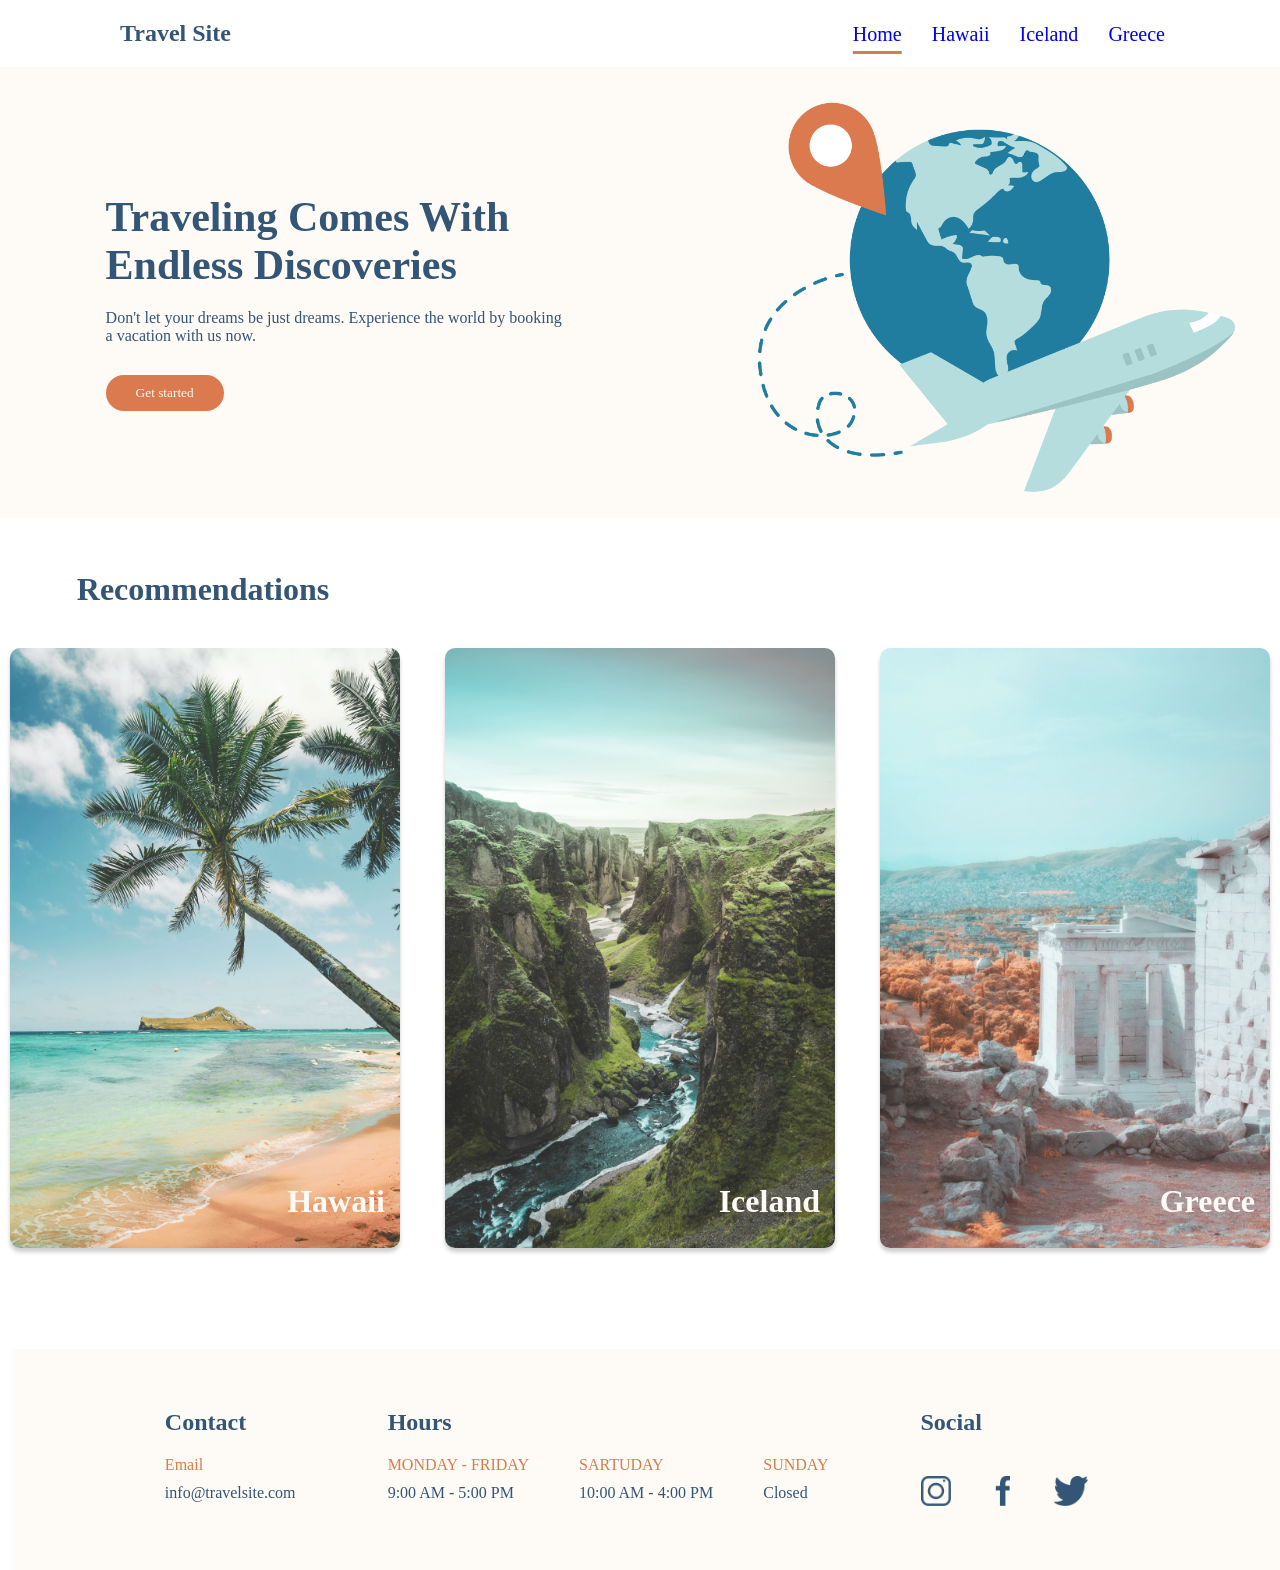
<file: index.html>
<!DOCTYPE html>
<html lang="en">
<head>
    <meta charset="UTF-8">
    <meta name="viewport" content="width=device-width, initial-scale=1.0">
    <title>Travel Site</title>
    <link rel="stylesheet" href="/css/global.css">
    <link rel="stylesheet" href="/css/main.css">
</head>
<body>
    <header>
        <nav class="nav">
            <a href="./index.html"><h1 class="nav__title">Travel Site</h1></a>
            <ul class="nav__link">
                <a href="index.html"><li class="nav__list nav__list--active">Home</li></a>
                <a href="./pages/hawaii.html"><li class="nav__list">Hawaii</li></a>
                <a href="./pages/iceland.html"><li class="nav__list">Iceland</li></a>
                <a href="./pages/greece.html"><li class="nav__list">Greece</li></a>
            </ul>
        </nav>
        <div class="hero">
            <section class="hero__section">
                <h2 class="hero__slogan">Traveling Comes With Endless Discoveries</h2>
                <p class="hero__description">Don't let your dreams be just dreams. Experience the world by booking a vacation with us now.</p>
                <button class="hero__button" onclick="" type="button">Get started</button>
            </section>
            <aside class="hero__aside">
                <img class="hero__aside-img" src="./assets/Images/hero.png" alt="plane around the world">
            </aside>
        </div>
    </header>
    <main class="main">
        <h3 class="main__headtitle">Recommendations</h3>
        <div class="cards">
            <div class="card">
                <a href="./pages/hawaii.html"><img class="card__img" src="./assets/Images/hawaii.jpg" alt="image from Hawaii beach"></a>
                <h3 class="card__title">Hawaii</h3>
            </div>
            <div class="card">
                <a href="./pages/iceland.html"><img class="card__img" src="./assets/Images/iceland.jpg" alt="river and montain from Iceland"></a>
                <h3 class="card__title">Iceland</h3>
            </div>
            <div class="card">
                <a href="./pages/greece.html"><img class="card__img" src="./assets/Images/greece.jpg" alt="image from gree"></a>
                <h3 class="card__title">Greece</h3>
            </div>
        </div>
    </main>
    <footer class="footer">
        <div>
            <h3 class="footer__title">Contact</h3>
            <p class="footer__subtitle">Email</p>
            <a href="mailto:info@travelsite.com"><p class="footer__email">info@travelsite.com</p></a>
        </div>
        <div>
            <h3 class="footer__title">Hours</h3>
            <div class="footer__schedule">
                <div>
                    <p class="footer__subtitle">MONDAY - FRIDAY</p>
                    <time class="footer__time">9:00 AM - 5:00 PM</time>
                </div>
                <div>
                    <p class="footer__subtitle">SARTUDAY</p>
                    <time class="footer__time">10:00 AM - 4:00 PM</time>
                </div>
                <div> 
                    <p class="footer__subtitle">SUNDAY<p>
                    <p class="footer__time">Closed</p>
                </div>
            </div>
        </div>
        <div>
            <h3 class="footer__title">Social</h3>
            <a href="https://www.instagram.com/"><img class="footer__svg" src="./assets/Icons/icon-instagram.png" alt="instagram logo"></a>
            <a href="https://www.facebook.com/"><img class="footer__svg" src="./assets/Icons/icon-facebook.png" alt="facebook logo"></a>
            <a href="https://twitter.com/"><img class="footer__svg" src="./assets/Icons/icon-twitter.png" alt="twitter logo"></a>    
        </div>
    </footer>
</body>
</html>
</file>
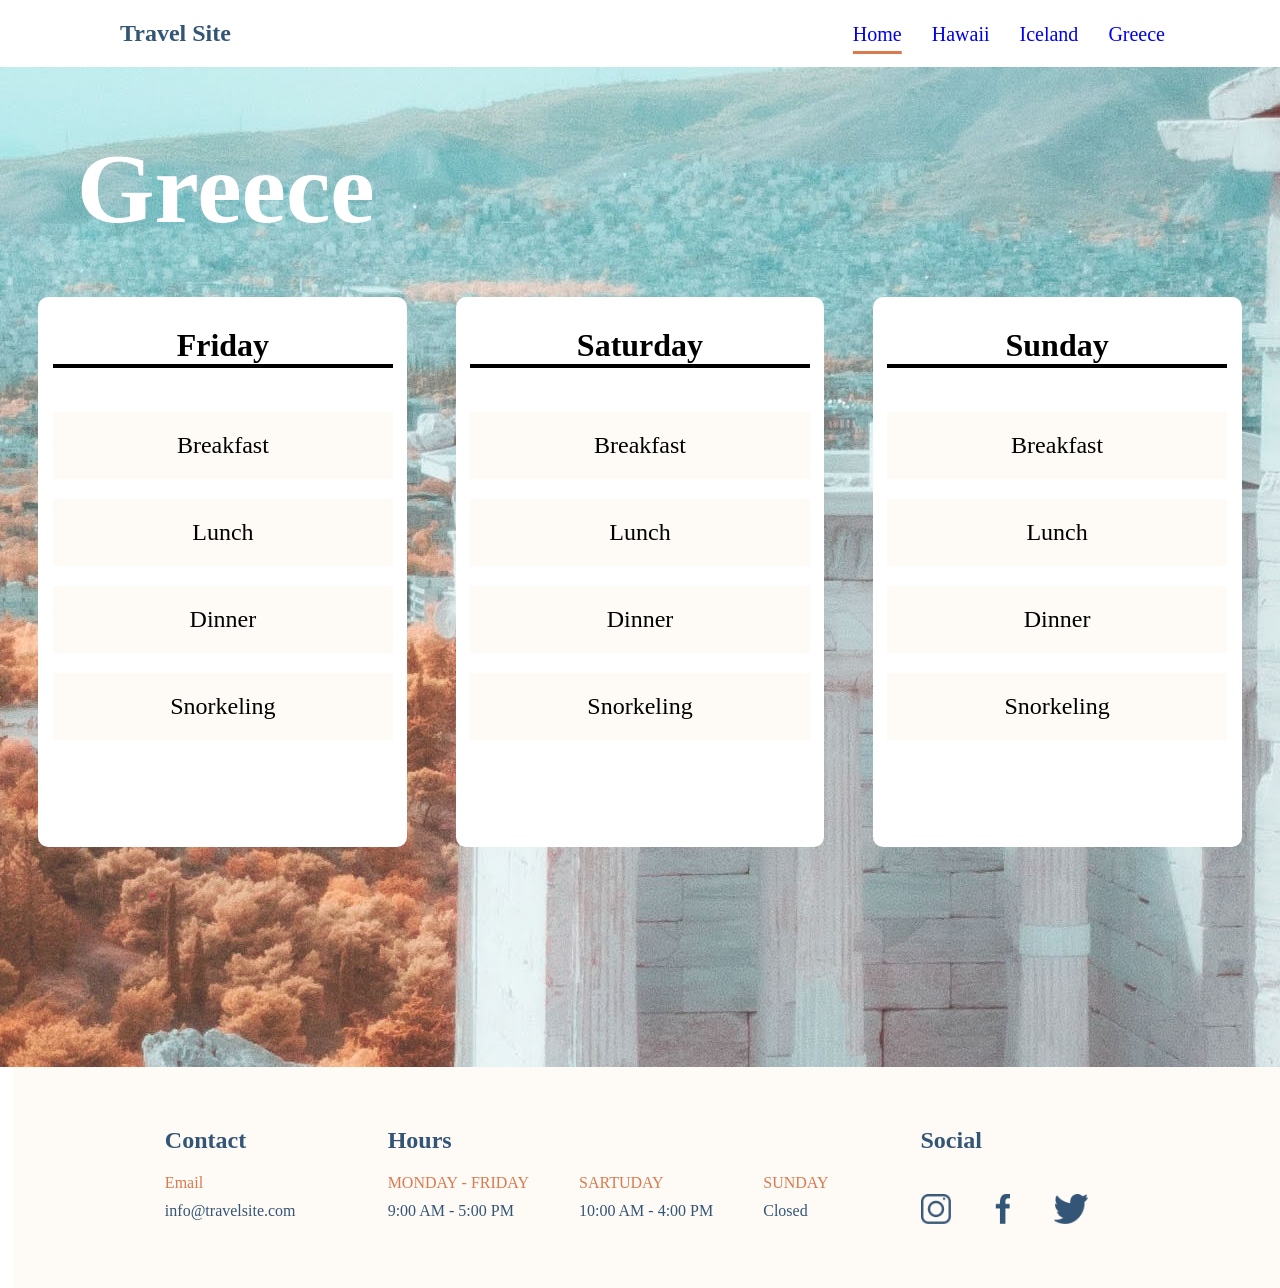
<file: pages/greece.html>
<!DOCTYPE html>
<html lang="en">
<head>
    <meta charset="UTF-8">
    <meta name="viewport" content="width=device-width, initial-scale=1.0">
    <title>Travel Site</title>
    <link rel="stylesheet" href="../css/global.css">
    <link rel="stylesheet" href="../css/destinations.css">
</head>
<body>
    <header>
        <nav class="nav">
            <a href="../index.html"><h1 class="nav__title">Travel Site</h1></a>
            <ul class="nav__link">
                <a href="../index.html"><li class="nav__list nav__list--active">Home</li></a>
                <a href="../pages/hawaii.html"><li class="nav__list">Hawaii</li></a>
                <a href="../pages/iceland.html"><li class="nav__list">Iceland</li></a>
                <a href="../pages/greece.html"><li class="nav__list">Greece</li></a>
            </ul>
        </nav>
    </header>
    <main class="main-greece-bg">
        <h2 class="main__slogan">Greece</h2>
        <div class="cards">
         <div class="card">
             <h3 class="card__title">Friday</h3>
             <p class="card__description">Breakfast</p>
             <p class="card__description">Lunch</p>
             <p class="card__description">Dinner</p>
             <p class="card__description">Snorkeling</p>
         </div>
         <div class="card">
             <h3 class="card__title">Saturday</h3>
             <p class="card__description">Breakfast</p>
             <p class="card__description">Lunch</p>
             <p class="card__description">Dinner</p>
             <p class="card__description">Snorkeling</p>
         </div>
         <div class="card">
             <h3 class="card__title">Sunday</h3>
             <p class="card__description">Breakfast</p>
             <p class="card__description">Lunch</p>
             <p class="card__description">Dinner</p>
             <p class="card__description">Snorkeling</p>
         </div>
        </div>
    </main>
    <footer class="footer">
        <div>
            <h3 class="footer__title">Contact</h3>
            <p class="footer__subtitle">Email</p>
            <a href="mailto:info@travelsite.com"><p class="footer__email">info@travelsite.com</p></a>
        </div>
        <div>
            <h3 class="footer__title">Hours</h3>
            <div class="footer__schedule">
                <div>
                    <p class="footer__subtitle">MONDAY - FRIDAY</p>
                    <time class="footer__time">9:00 AM - 5:00 PM</time>
                </div>
                <div>
                    <p class="footer__subtitle">SARTUDAY</p>
                    <time class="footer__time">10:00 AM - 4:00 PM</time>
                </div>
                <div> 
                    <p class="footer__subtitle">SUNDAY<p>
                    <p class="footer__time">Closed</p>
                </div>
            </div>
        </div>
        <div>
            <h3 class="footer__title">Social</h3>
            <a href="https://www.instagram.com/"><img class="footer__svg" src="../assets/Icons/icon-instagram.png" alt="instagram logo"></a>
            <a href="https://www.facebook.com/"><img class="footer__svg" src="../assets/Icons/icon-facebook.png" alt="facebook logo"></a>
            <a href="https://twitter.com/"><img class="footer__svg" src="../assets/Icons/icon-twitter.png" alt="twitter logo"></a>    
        </div>
    </footer>
</body>
</html>
</file>
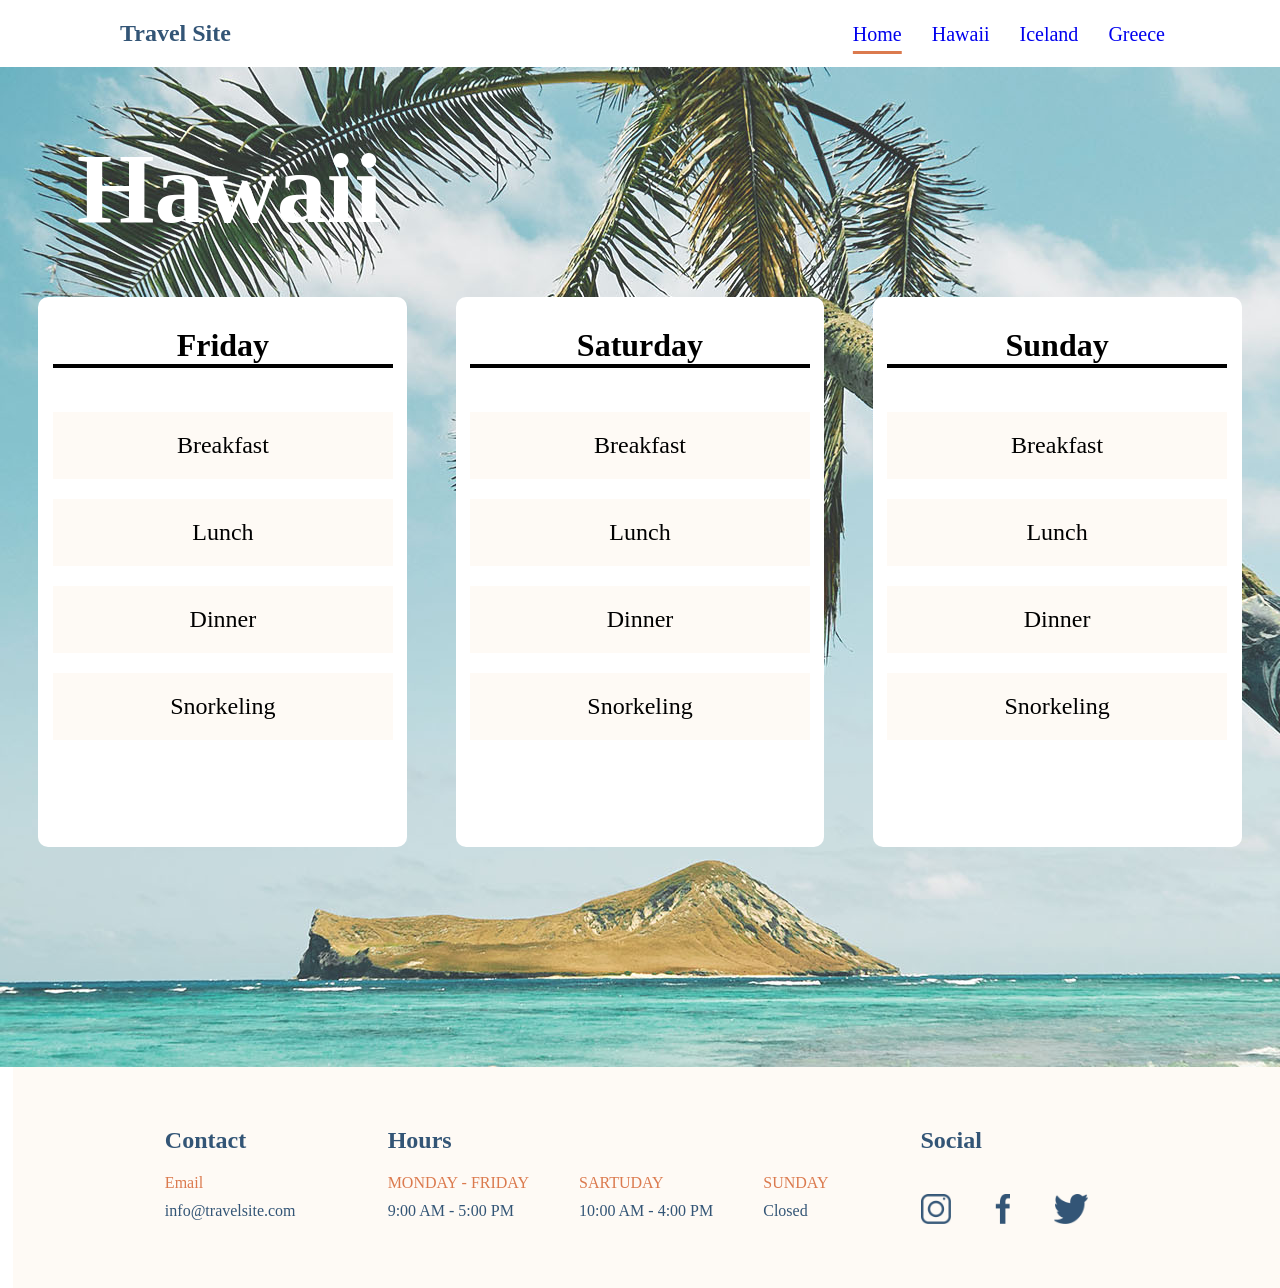
<file: pages/hawaii.html>
<!DOCTYPE html>
<html lang="en">
<head>
    <meta charset="UTF-8">
    <meta name="viewport" content="width=device-width, initial-scale=1.0">
    <title>Travel Site</title>
    <link rel="stylesheet" href="../css/global.css">
    <link rel="stylesheet" href="../css/destinations.css">
</head>
<body>
    <header>
        <nav class="nav">
            <a href="../index.html"><h1 class="nav__title">Travel Site</h1></a>
            <ul class="nav__link">
                <a href="../index.html"><li class="nav__list nav__list--active">Home</li></a>
                <a href="../pages/hawaii.html"><li class="nav__list">Hawaii</li></a>
                <a href="../pages/iceland.html"><li class="nav__list">Iceland</li></a>
                <a href="../pages/greece.html"><li class="nav__list">Greece</li></a>
            </ul>
        </nav>
    </header>
    <main class="main-hawaii-bg">
       <h2 class="main__slogan">Hawaii</h2>
       <div class="cards">
        <div class="card">
            <h3 class="card__title">Friday</h3>
            <p class="card__description">Breakfast</p>
            <p class="card__description">Lunch</p>
            <p class="card__description">Dinner</p>
            <p class="card__description">Snorkeling</p>
        </div>
        <div class="card">
            <h3 class="card__title">Saturday</h3>
            <p class="card__description">Breakfast</p>
            <p class="card__description">Lunch</p>
            <p class="card__description">Dinner</p>
            <p class="card__description">Snorkeling</p>
        </div>
        <div class="card">
            <h3 class="card__title">Sunday</h3>
            <p class="card__description">Breakfast</p>
            <p class="card__description">Lunch</p>
            <p class="card__description">Dinner</p>
            <p class="card__description">Snorkeling</p>
        </div>
    </div>
    </main>
    <footer class="footer">
        <div>
            <h3 class="footer__title">Contact</h3>
            <p class="footer__subtitle">Email</p>
            <a href="mailto:info@travelsite.com"><p class="footer__email">info@travelsite.com</p></a>
        </div>
        <div>
            <h3 class="footer__title">Hours</h3>
            <div class="footer__schedule">
                <div>
                    <p class="footer__subtitle">MONDAY - FRIDAY</p>
                    <time class="footer__time">9:00 AM - 5:00 PM</time>
                </div>
                <div>
                    <p class="footer__subtitle">SARTUDAY</p>
                    <time class="footer__time">10:00 AM - 4:00 PM</time>
                </div>
                <div> 
                    <p class="footer__subtitle">SUNDAY<p>
                    <p class="footer__time">Closed</p>
                </div>
            </div>
        </div>
        <div>
            <h3 class="footer__title">Social</h3>
            <a href="https://www.instagram.com/"><img class="footer__svg" src="../assets/Icons/icon-instagram.png" alt="instagram logo"></a>
            <a href="https://www.facebook.com/"><img class="footer__svg" src="../assets/Icons/icon-facebook.png" alt="facebook logo"></a>
            <a href="https://twitter.com/"><img class="footer__svg" src="../assets/Icons/icon-twitter.png" alt="twitter logo"></a>    
        </div>
    </footer>
</body>
</html>
</file>
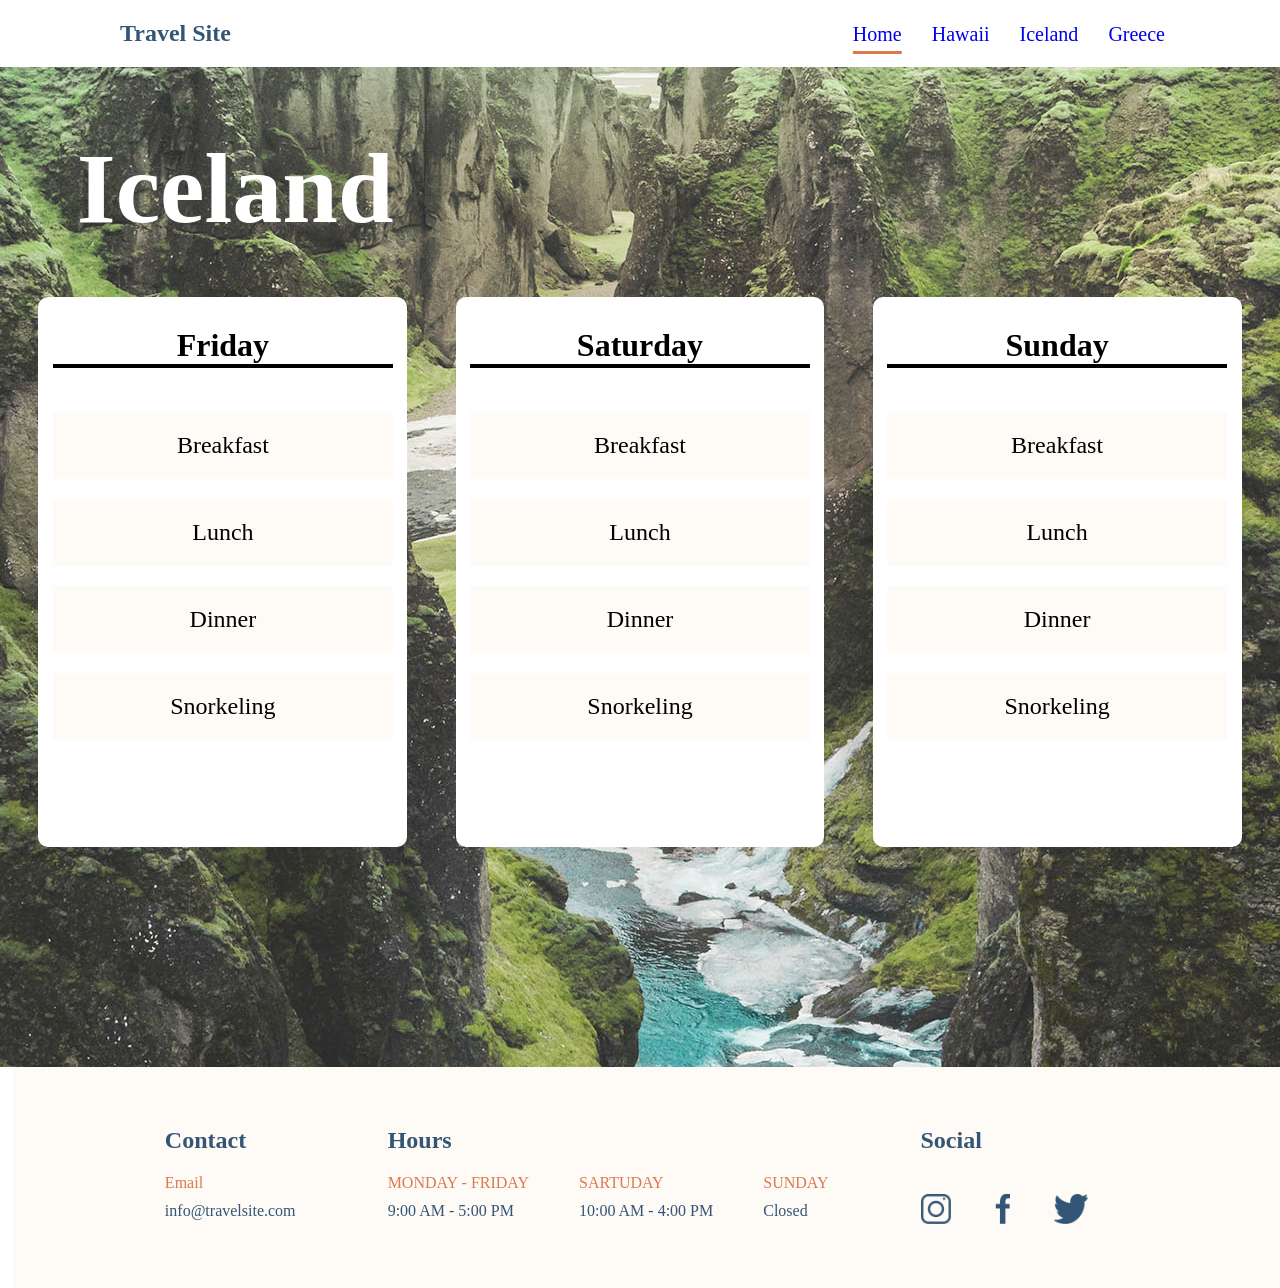
<file: pages/iceland.html>
<!DOCTYPE html>
<html lang="en">
<head>
    <meta charset="UTF-8">
    <meta name="viewport" content="width=device-width, initial-scale=1.0">
    <title>Travel Site</title>
    <link rel="stylesheet" href="../css/global.css">
    <link rel="stylesheet" href="../css/destinations.css">
</head>
<body>
    <header>
        <nav class="nav">
            <a href="../index.html"><h1 class="nav__title">Travel Site</h1></a>
            <ul class="nav__link">
                <a href="../index.html"><li class="nav__list nav__list--active">Home</li></a>
                <a href="../pages/hawaii.html"><li class="nav__list">Hawaii</li></a>
                <a href="../pages/iceland.html"><li class="nav__list">Iceland</li></a>
                <a href="../pages/greece.html"><li class="nav__list">Greece</li></a>
            </ul>
        </nav>
    </header>
    <main class="main-iceland-bg">
        <h2 class="main__slogan">Iceland</h2>
        <div class="cards">
         <div class="card">
             <h3 class="card__title">Friday</h3>
             <p class="card__description">Breakfast</p>
             <p class="card__description">Lunch</p>
             <p class="card__description">Dinner</p>
             <p class="card__description">Snorkeling</p>
         </div>
         <div class="card">
             <h3 class="card__title">Saturday</h3>
             <p class="card__description">Breakfast</p>
             <p class="card__description">Lunch</p>
             <p class="card__description">Dinner</p>
             <p class="card__description">Snorkeling</p>
         </div>
         <div class="card">
             <h3 class="card__title">Sunday</h3>
             <p class="card__description">Breakfast</p>
             <p class="card__description">Lunch</p>
             <p class="card__description">Dinner</p>
             <p class="card__description">Snorkeling</p>
         </div>
     </div>
     </main>
    <footer class="footer">
        <div>
            <h3 class="footer__title">Contact</h3>
            <p class="footer__subtitle">Email</p>
            <a href="mailto:info@travelsite.com"><p class="footer__email">info@travelsite.com</p></a>
        </div>
        <div>
            <h3 class="footer__title">Hours</h3>
            <div class="footer__schedule">
                <div>
                    <p class="footer__subtitle">MONDAY - FRIDAY</p>
                    <time class="footer__time">9:00 AM - 5:00 PM</time>
                </div>
                <div>
                    <p class="footer__subtitle">SARTUDAY</p>
                    <time class="footer__time">10:00 AM - 4:00 PM</time>
                </div>
                <div> 
                    <p class="footer__subtitle">SUNDAY<p>
                    <p class="footer__time">Closed</p>
                </div>
            </div>
        </div>
        <div>
            <h3 class="footer__title">Social</h3>
            <a href="https://www.instagram.com/"><img class="footer__svg" src="../assets/Icons/icon-instagram.png" alt="instagram logo"></a>
            <a href="https://www.facebook.com/"><img class="footer__svg" src="../assets/Icons/icon-facebook.png" alt="facebook logo"></a>
            <a href="https://twitter.com/"><img class="footer__svg" src="../assets/Icons/icon-twitter.png" alt="twitter logo"></a>    
        </div>
    </footer>
</body>
</html>
</file>
<file: css/global.css>
/* general setting across webpages */
* {
    margin: 0;
    padding: 0;
    box-sizing: border-box;
    font-family: 'verdana';
}
li {
    list-style: none;
}
a {
    text-decoration: none;
}
a:visited {
    color: black;
}
/* navbar style setting */
.nav {
    display: flex;
    width: 100%;
    justify-content: space-between;
    padding: 0 6.25rem;
    align-items: baseline;
    background-color: #FFFFFF;
    /* position: fixed; */
}

.nav__title {
    padding: 1.25rem;
    color: #335576;
    font-size: x-large
}
.nav__link {
    display: flex;
}
.nav__list {
    padding: 0.938rem;
    font-size: 1.25rem;
}
.nav__list:hover {
    color: #DB7A4E;
}
.nav__list--active {
    text-decoration: underline;
    text-decoration-color: #DB7A4E;
    text-underline-offset: 0.625rem;
    text-decoration-thickness: 0.188rem;
}

/* footer setting across webpages*/
.footer {
    display: flex;
    justify-content: space-evenly;
    background-color: #FEFAF5;
    padding: 3.75rem;
    margin-left: 1%;
}
.footer__title {
    color: #335576;
    padding-bottom: 1.25rem;
    font-size: x-large;
}
.footer__schedule {
    display: flex;
    column-gap: 3.125rem;
}
.footer__subtitle {
    padding-bottom: 0.625rem;
    color: #DB7A4E;
}
.footer__time {
    color: #335576;
}
.footer__email {
    color: #335576;
}
.footer__svg {
    height: 1.875rem;
    margin: 1.25rem 2.5rem 0 0;
}
</file>
<file: css/main.css>
/* hero section */
.hero {
    background-color: #FEFAF5;
    display: flex;
    padding: 2%;
}

.hero__slogan {
    margin: 6.25rem 0 1.25rem 5rem;
    color: #335576;
    max-width: 65%;
    min-width: auto;
    font-size: 2.625rem;
}
.hero__description {
    max-width: 65%;
    min-width: auto;
    margin: 0 0 1.875rem 5rem;
    color: #335576;
}
.hero__button {
    margin-left: 5rem;
    border: none;
    border-radius: 1.25rem;
    background-color: #DB7A4E;
    padding: 0.625rem 1.875rem;
    color: #FEFAF5;
    transition: 0.4s;
}
.hero__button:hover {
    background-color: #335576;
    cursor: pointer;
}
.hero__aside {
    width: 50%;
    display: flex;
    justify-content: center;
}
.hero__aside-img {
    height: 25rem;
}
/* main page properties */
.main {
    margin: 1% 6%;
}
.main__headtitle {
    color: #335576;
    font-size: xx-large;
    padding: 2.5rem 0;
}
/* cards properties */
.cards {
    display: flex;
    justify-content: center;
    gap: 4%;
    margin-bottom: 9%;
}
.card {
    height: 37.5rem;
    width: 24.375rem;
    border-radius: 10px;
    border: 0.063 solid rgba(0, 0, 0, 0.2);
    box-shadow: 0 0.25rem 0.25rem rgba(0, 0, 0, 0.2);
    cursor: pointer;
    
}
.card:hover {
    opacity: 80%;
}

.card__img {
    border-radius: 0.625rem;
    height: 37.5rem;
    width: 24.375rem;
}

.card__title {
    text-align: right;
    padding: 0.938rem;
    font-size: xx-large;
    position: relative;
    bottom: 14%;
    color: #FEFAF5;
    z-index: 1;
}
</file>
<file: css/destinations.css>
/* Properties for Hawaii page */
.main-hawaii-bg{
    background: url('../assets/Images/hawaii.jpg') center no-repeat;
    height: 62.5rem;
}
.main-iceland-bg {
    background: url('../assets/Images/iceland.jpg') center no-repeat;
    height: 62.5rem;
}
.main-greece-bg {
    background: url('../assets/Images/greece.jpg') center no-repeat;
    height: 62.5rem;
}
.main__slogan {
    color: white;
    font-size: 6.25rem;
    padding: 5% 9% 1% 6%;
    width: 50%;
}

.cards {
    margin: 3%;
    display: flex;
    justify-content: center;
    gap: 4%;
}

.card {
    height: 34.375rem;
    width: 24.375rem;
    background-color: white;
    border-radius: 0.625rem;
}

.card__title {
    font-size: xx-large;
    text-align: center;
    border-bottom: 0.25rem solid;
    width: 21.25rem;
    margin: 1.875rem auto 2.75rem;
}
.card__description {
    text-align: center;
    font-size: x-large;
    padding: 1.25rem;
    background-color: #FEFAF5;
    width: 21.25rem;
    margin: 1.25rem auto;
}
</file>
